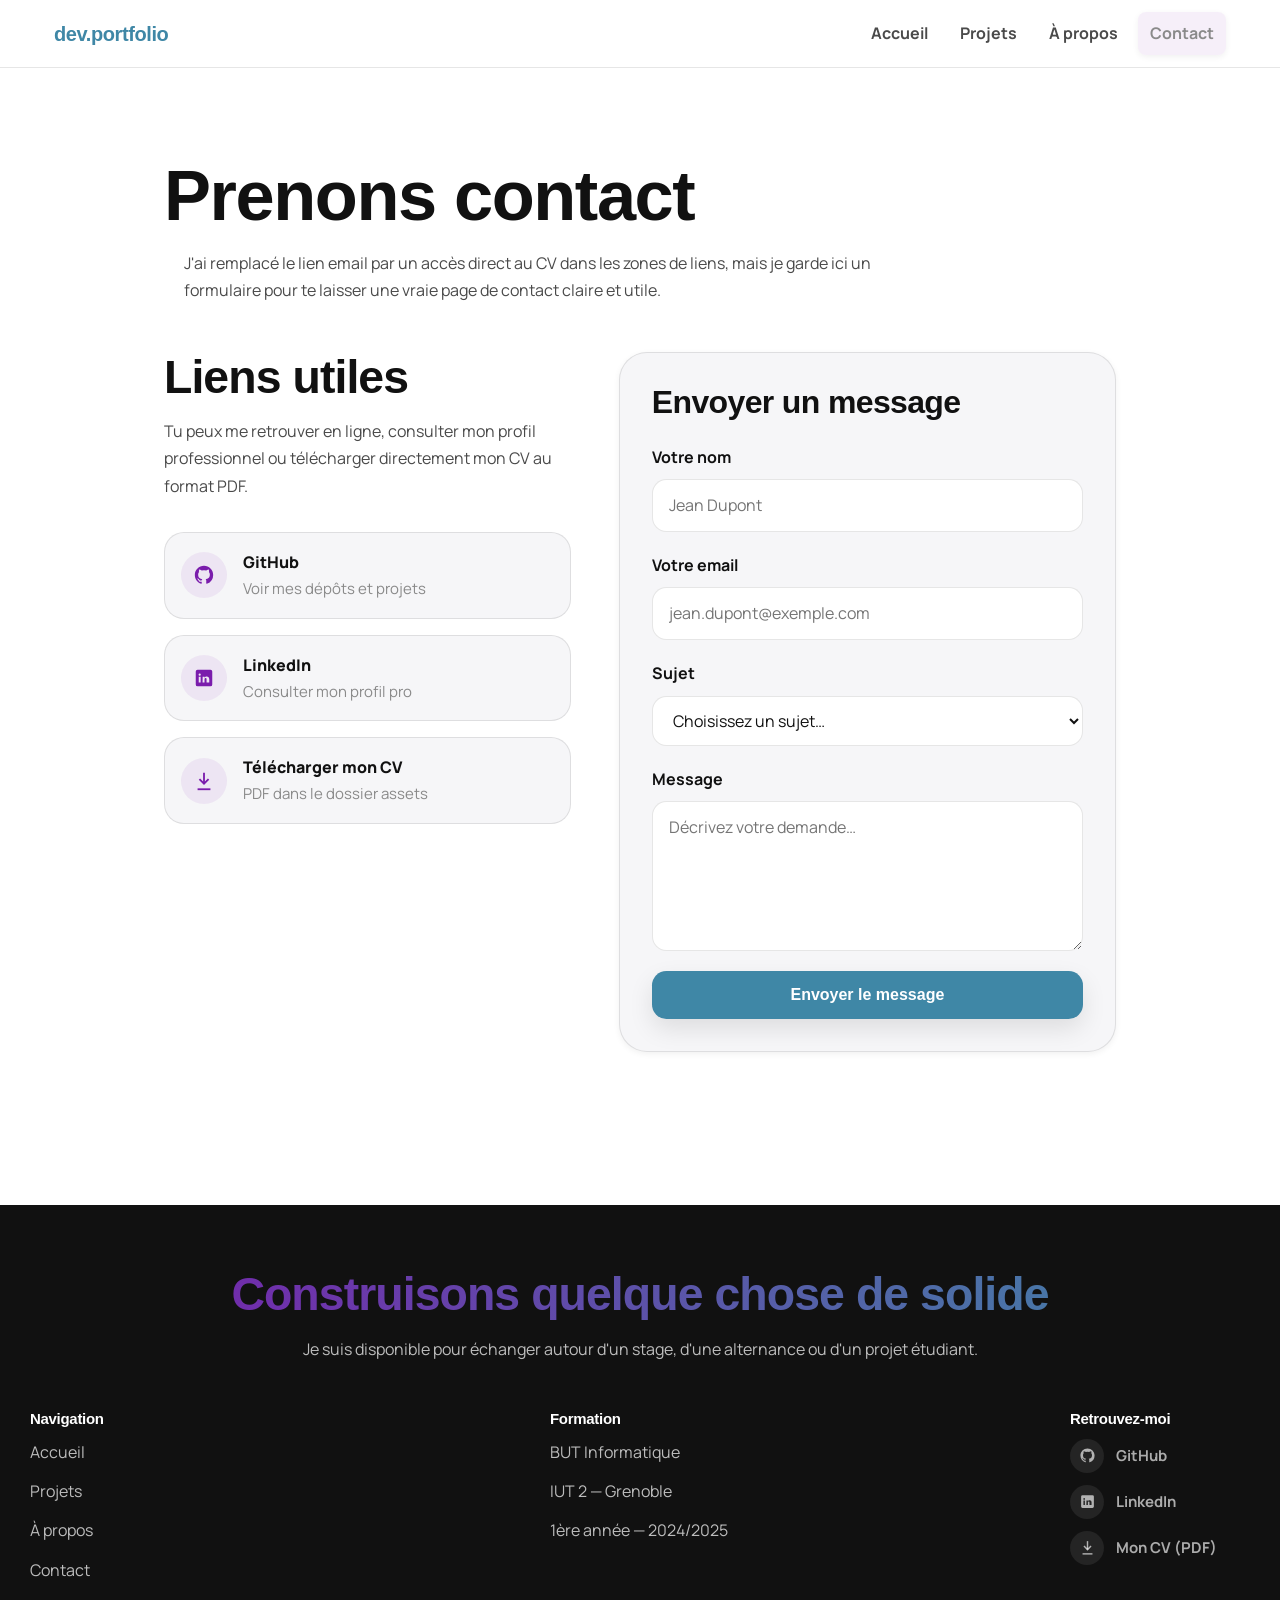
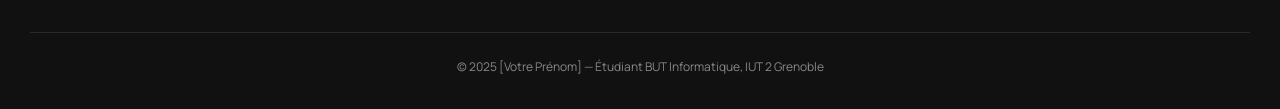
<file: contact.html>
<!DOCTYPE html>
<html lang="fr">
<head>
  <meta charset="UTF-8" />
  <meta name="viewport" content="width=device-width, initial-scale=1.0" />
  <meta name="description" content="Me contacter — étudiant BUT Informatique à l'IUT 2 de Grenoble, disponible pour un stage ou une alternance." />
  <title>Contact — Portfolio BUT Info</title>

  <link rel="preconnect" href="https://fonts.googleapis.com" />
  <link rel="preconnect" href="https://fonts.gstatic.com" crossorigin />
  <link href="https://fonts.googleapis.com/css2?family=Manrope:wght@400;500;700;800&display=swap" rel="stylesheet" />
  <link href="https://api.fontshare.com/v2/css?f[]=clash-display@400,500,600,700&display=swap" rel="stylesheet" />

  <link rel="stylesheet" href="styles.css" />
</head>
<body>
  <header class="header">
    <div class="header__inner">
      <a href="index.html" class="header__logo">dev.portfolio</a>
      <nav class="header__nav" aria-label="Navigation principale">
        <a href="index.html">Accueil</a>
        <a href="projets.html">Projets</a>
        <a href="aPropos.html">À propos</a>
        <a href="contact.html" class="header__cta active" aria-current="page">Contact</a>
      </nav>
    </div>
  </header>

  <main>
    <section class="contact-page">
      <div class="container">
        <div class="section-header" style="max-width: 760px;">
          <h1>Prenons contact</h1>
          <p>J'ai remplacé le lien email par un accès direct au CV dans les zones de liens, mais je garde ici un formulaire pour te laisser une vraie page de contact claire et utile.</p>
        </div>

        <div class="contact-layout">
          <aside class="contact-info">
            <h2>Liens utiles</h2>
            <p>Tu peux me retrouver en ligne, consulter mon profil professionnel ou télécharger directement mon CV au format PDF.</p>

            <div class="contact-links">
              <a href="https://github.com/" target="_blank" rel="noopener noreferrer" class="contact-link">
                <span class="contact-link__icon" aria-hidden="true">
                  <svg viewBox="0 0 24 24" fill="currentColor"><path d="M12 2C6.477 2 2 6.484 2 12.017c0 4.426 2.865 8.18 6.839 9.504.5.092.682-.217.682-.483 0-.237-.008-.866-.013-1.7-2.782.605-3.369-1.343-3.369-1.343-.455-1.158-1.11-1.466-1.11-1.466-.908-.62.069-.608.069-.608 1.003.07 1.531 1.032 1.531 1.032.892 1.53 2.341 1.088 2.91.832.091-.647.35-1.088.636-1.338-2.22-.253-4.555-1.113-4.555-4.951 0-1.093.39-1.988 1.029-2.688-.103-.253-.446-1.272.098-2.65 0 0 .84-.27 2.75 1.026A9.564 9.564 0 0 1 12 6.844a9.59 9.59 0 0 1 2.504.337c1.909-1.296 2.747-1.026 2.747-1.026.546 1.378.203 2.397.1 2.65.64.7 1.028 1.595 1.028 2.688 0 3.848-2.339 4.695-4.566 4.943.359.309.678.92.678 1.855 0 1.338-.012 2.419-.012 2.747 0 .268.18.579.688.481A10.019 10.019 0 0 0 22 12.017C22 6.484 17.523 2 12 2Z"></path></svg>
                </span>
                <div>
                  <div class="contact-link__label">GitHub</div>
                  <div style="font-size: var(--text-sm); color: var(--color-text-faint);">Voir mes dépôts et projets</div>
                </div>
              </a>

              <a href="https://linkedin.com/" target="_blank" rel="noopener noreferrer" class="contact-link">
                <span class="contact-link__icon" aria-hidden="true">
                  <svg viewBox="0 0 24 24" fill="currentColor"><path d="M19 3A2 2 0 0 1 21 5V19A2 2 0 0 1 19 21H5A2 2 0 0 1 3 19V5A2 2 0 0 1 5 3H19M8.34 17V10.5H6.26V17H8.34M7.3 9.56A1.2 1.2 0 1 0 7.3 7.16A1.2 1.2 0 0 0 7.3 9.56M17.74 17V13.42C17.74 11.5 16.71 10.3 14.96 10.3C13.55 10.3 12.92 11.08 12.57 11.63V10.5H10.5C10.53 11.25 10.5 17 10.5 17H12.57V13.37C12.57 13.18 12.58 12.99 12.64 12.85C12.79 12.47 13.14 12.07 13.72 12.07C14.48 12.07 14.79 12.64 14.79 13.48V17H17.74Z"></path></svg>
                </span>
                <div>
                  <div class="contact-link__label">LinkedIn</div>
                  <div style="font-size: var(--text-sm); color: var(--color-text-faint);">Consulter mon profil pro</div>
                </div>
              </a>

              <a href="assets/cv.pdf" download class="contact-link">
                <span class="contact-link__icon" aria-hidden="true">
                  <svg viewBox="0 0 24 24" fill="none" stroke="currentColor" stroke-width="2"><path d="M12 3v12"></path><path d="m7 10 5 5 5-5"></path><path d="M5 21h14"></path></svg>
                </span>
                <div>
                  <div class="contact-link__label">Télécharger mon CV</div>
                  <div style="font-size: var(--text-sm); color: var(--color-text-faint);">PDF dans le dossier assets</div>
                </div>
              </a>
            </div>
          </aside>

          <div>
            <form class="contact-form" id="contact-form" novalidate>
              <h3>Envoyer un message</h3>

              <div class="form-group">
                <label for="nom">Votre nom</label>
                <input id="nom" name="nom" type="text" placeholder="Jean Dupont" required />
              </div>

              <div class="form-group">
                <label for="email">Votre email</label>
                <input id="email" name="email" type="email" placeholder="jean.dupont@exemple.com" required />
              </div>

              <div class="form-group">
                <label for="sujet">Sujet</label>
                <select id="sujet" name="sujet" required>
                  <option value="" selected disabled>Choisissez un sujet…</option>
                  <option value="stage">Proposition de stage</option>
                  <option value="alternance">Proposition d'alternance</option>
                  <option value="projet">Collaboration</option>
                  <option value="autre">Autre</option>
                </select>
              </div>

              <div class="form-group">
                <label for="message">Message</label>
                <textarea id="message" name="message" placeholder="Décrivez votre demande…" required></textarea>
              </div>

              <button class="form-submit" type="submit">Envoyer le message</button>
            </form>

            <div class="form-success contact-form" id="form-success" role="status" aria-live="polite">
              <h3>Message envoyé</h3>
              <p>Merci pour votre message. Cette version simule l'envoi pour garder un site statique simple à maintenir.</p>
            </div>
          </div>
        </div>
      </div>
    </section>
  </main>

    <footer class="footer">
    <div class="footer__inner">
      <div class="footer__top">
        <h2 class="text-gradient">Construisons quelque chose de solide</h2>
        <p>Je suis disponible pour échanger autour d'un stage, d'une alternance ou d'un projet étudiant.</p>
      </div>

      <div class="footer__links">
        <div class="footer__col">
          <h3>Navigation</h3>
          <a href="index.html">Accueil</a>
          <a href="projets.html">Projets</a>
          <a href="aPropos.html">À propos</a>
          <a href="contact.html">Contact</a>
        </div>

        <div class="footer__col">
          <h3>Formation</h3>
          <p>BUT Informatique</p>
          <p>IUT 2 — Grenoble</p>
          <p>1ère année — 2024/2025</p>
        </div>

        <div class="footer__col">
          <h3>Retrouvez-moi</h3>
          <div class="footer__socials">
            <a class="footer__social-link" href="https://github.com/" target="_blank" rel="noopener noreferrer" aria-label="GitHub">
              <span class="footer__social-icon" aria-hidden="true">
                <svg viewBox="0 0 24 24" fill="currentColor"><path d="M12 2C6.477 2 2 6.484 2 12.017c0 4.426 2.865 8.18 6.839 9.504.5.092.682-.217.682-.483 0-.237-.008-.866-.013-1.7-2.782.605-3.369-1.343-3.369-1.343-.455-1.158-1.11-1.466-1.11-1.466-.908-.62.069-.608.069-.608 1.003.07 1.531 1.032 1.531 1.032.892 1.53 2.341 1.088 2.91.832.091-.647.35-1.088.636-1.338-2.22-.253-4.555-1.113-4.555-4.951 0-1.093.39-1.988 1.029-2.688-.103-.253-.446-1.272.098-2.65 0 0 .84-.27 2.75 1.026A9.564 9.564 0 0 1 12 6.844a9.59 9.59 0 0 1 2.504.337c1.909-1.296 2.747-1.026 2.747-1.026.546 1.378.203 2.397.1 2.65.64.7 1.028 1.595 1.028 2.688 0 3.848-2.339 4.695-4.566 4.943.359.309.678.92.678 1.855 0 1.338-.012 2.419-.012 2.747 0 .268.18.579.688.481A10.019 10.019 0 0 0 22 12.017C22 6.484 17.523 2 12 2Z"/></svg>
              </span>
              <span class="footer__social-label">GitHub</span>
            </a>
            <a class="footer__social-link" href="https://linkedin.com/" target="_blank" rel="noopener noreferrer" aria-label="LinkedIn">
              <span class="footer__social-icon" aria-hidden="true">
                <svg viewBox="0 0 24 24" fill="currentColor"><path d="M19 3A2 2 0 0 1 21 5V19A2 2 0 0 1 19 21H5A2 2 0 0 1 3 19V5A2 2 0 0 1 5 3H19M8.34 17V10.5H6.26V17H8.34M7.3 9.56A1.2 1.2 0 1 0 7.3 7.16A1.2 1.2 0 0 0 7.3 9.56M17.74 17V13.42C17.74 11.5 16.71 10.3 14.96 10.3C13.55 10.3 12.92 11.08 12.57 11.63V10.5H10.5C10.53 11.25 10.5 17 10.5 17H12.57V13.37C12.57 13.18 12.58 12.99 12.64 12.85C12.79 12.47 13.14 12.07 13.72 12.07C14.48 12.07 14.79 12.64 14.79 13.48V17H17.74Z"/></svg>
              </span>
              <span class="footer__social-label">LinkedIn</span>
            </a>
            <a class="footer__social-link" href="assets/cv.pdf" download aria-label="Télécharger mon CV">
              <span class="footer__social-icon" aria-hidden="true">
                <svg viewBox="0 0 24 24" fill="none" stroke="currentColor" stroke-width="2"><path d="M12 3v12"/><path d="m7 10 5 5 5-5"/><path d="M5 21h14"/></svg>
              </span>
              <span class="footer__social-label">Mon CV (PDF)</span>
            </a>
          </div>
        </div>
      </div>

      <div class="footer__bottom">
        <p>© 2025 [Votre Prénom] — Étudiant BUT Informatique, IUT 2 Grenoble</p>
      </div>
    </div>
  </footer>

  <script>
    const form = document.getElementById('contact-form');
    const success = document.getElementById('form-success');

    form.addEventListener('submit', function (event) {
      event.preventDefault();

      if (!form.checkValidity()) {
        form.reportValidity();
        return;
      }

      form.style.display = 'none';
      success.classList.add('visible');
    });
  </script>
</body>
</html>
</file>
<file: styles.css>
/*
  ============================================================
  PORTFOLIO — ÉTUDIANT BUT INFORMATIQUE
  ============================================================
  Art direction : portfolio développeur, plus visuel, moderne et structuré
  Palette : violet + bleu conservée pour rester cohérent avec le style initial
  Typographie : Clash Display (titres) + Manrope (texte)
  Densité : équilibrée, avec davantage d'espace pour les projets
  ============================================================
*/

:root {
  /* Couleurs */
  --color-primary: #7a1cac;
  --color-primary-hover: #641692;
  --color-secondary: #3f87a6;
  --color-secondary-hover: #2f6d8a;

  --color-text: #111111;
  --color-text-muted: #4a4a4a;
  --color-text-faint: #8a8a8a;

  --color-bg: #ffffff;
  --color-surface: #f6f6f8;
  --color-surface-2: #eeeeF3;
  --color-border: rgba(17, 17, 17, 0.1);
  --color-overlay: rgba(17, 17, 17, 0.55);

  --gradient-primary: linear-gradient(90deg, var(--color-primary), var(--color-secondary));

  /* Typographie */
  --font-display: "Clash Display", "Arial Black", sans-serif;
  --font-body: "Manrope", "Inter", sans-serif;

  --text-xs: 0.75rem;
  --text-sm: 0.9375rem;
  --text-base: 1rem;
  --text-lg: 1.25rem;
  --text-xl: clamp(1.5rem, 1.2rem + 1vw, 2.1rem);
  --text-2xl: clamp(2rem, 1.3rem + 2vw, 3.1rem);
  --text-hero: clamp(2.8rem, 1.2rem + 4vw, 5.8rem);

  /* Espacement */
  --space-1: 0.25rem;
  --space-2: 0.5rem;
  --space-3: 0.75rem;
  --space-4: 1rem;
  --space-5: 1.25rem;
  --space-6: 1.5rem;
  --space-8: 2rem;
  --space-10: 2.5rem;
  --space-12: 3rem;
  --space-16: 4rem;
  --space-20: 5rem;

  /* Rayon */
  --radius-sm: 0.5rem;
  --radius-md: 0.9rem;
  --radius-lg: 1.25rem;
  --radius-xl: 1.75rem;
  --radius-full: 9999px;

  /* Ombres */
  --shadow-sm: 0 2px 6px rgba(0, 0, 0, 0.06);
  --shadow-md: 0 10px 24px rgba(0, 0, 0, 0.10);
  --shadow-lg: 0 22px 48px rgba(0, 0, 0, 0.15);

  --transition: 0.25s cubic-bezier(0.16, 1, 0.3, 1);

  --container-default: 1000px;
  --container-wide: 1220px;
}

*, *::before, *::after {
  box-sizing: border-box;
  margin: 0;
  padding: 0;
}

html {
  scroll-behavior: smooth;
  scroll-padding-top: var(--space-16);
  -webkit-font-smoothing: antialiased;
  -moz-osx-font-smoothing: grayscale;
  text-rendering: optimizeLegibility;
}

body {
  min-height: 100dvh;
  background: var(--color-bg);
  color: var(--color-text);
  font-family: var(--font-body);
  font-size: var(--text-base);
  line-height: 1.7;
}

img, svg {
  display: block;
  max-width: 100%;
}

a {
  color: inherit;
  text-decoration: none;
}

button {
  border: none;
  background: none;
  font: inherit;
  cursor: pointer;
}

ul, ol {
  list-style: none;
}

h1, h2, h3, h4 {
  font-family: var(--font-display);
  font-weight: 700;
  line-height: 1.08;
  letter-spacing: -0.02em;
  text-wrap: balance;
}

h1 { font-size: var(--text-hero); }
h2 { font-size: var(--text-2xl); }
h3 { font-size: var(--text-xl); }
h4 { font-size: var(--text-lg); }

p {
  max-width: 72ch;
  text-wrap: pretty;
}

:focus-visible {
  outline: 2px solid var(--color-primary);
  outline-offset: 3px;
  border-radius: var(--radius-sm);
}

::selection {
  background: rgba(122, 28, 172, 0.16);
  color: var(--color-text);
}

@media (prefers-reduced-motion: reduce) {
  *, *::before, *::after {
    animation-duration: 0.01ms !important;
    transition-duration: 0.01ms !important;
    scroll-behavior: auto !important;
  }
}

/* ============================================================
   UTILITAIRES
   ============================================================ */
.container,
.container--wide {
  margin-inline: auto;
  padding-inline: var(--space-6);
}

.container {
  max-width: var(--container-default);
}

.container--wide {
  max-width: var(--container-wide);
}

.text-gradient {
  background: var(--gradient-primary);
  background-clip: text;
  -webkit-background-clip: text;
  -webkit-text-fill-color: transparent;
}

.tag {
  display: inline-flex;
  align-items: center;
  padding: var(--space-2) var(--space-3);
  border-radius: var(--radius-full);
  background: rgba(122, 28, 172, 0.08);
  color: var(--color-primary);
  font-size: var(--text-sm);
  font-weight: 700;
}

.btn {
  display: inline-flex;
  align-items: center;
  justify-content: center;
  gap: var(--space-2);
  min-height: 46px;
  padding: var(--space-3) var(--space-6);
  border-radius: var(--radius-md);
  font-family: var(--font-display);
  font-size: var(--text-sm);
  font-weight: 700;
  transition: transform var(--transition), box-shadow var(--transition), background var(--transition), color var(--transition), border-color var(--transition);
}

.btn--primary {
  background: var(--color-secondary);
  color: #ffffff;
  box-shadow: var(--shadow-md);
}

.btn--primary:hover {
  background: var(--color-primary);
  transform: translateY(-2px);
  box-shadow: var(--shadow-lg);
}

.btn--outline {
  border: 1px solid var(--color-border);
  background: #ffffff;
  color: var(--color-text);
  box-shadow: var(--shadow-sm);
}

.btn--outline:hover {
  background: var(--color-text);
  color: #ffffff;
  transform: translateY(-2px);
}

.section-header {
  margin-bottom: var(--space-12);
}

.section-header h2,
.section-header h1 {
  margin-bottom: var(--space-4);
}

.section-header p {
  color: var(--color-text-muted);
  margin-inline: auto;
}

/* ============================================================
   HEADER
   ============================================================ */
.header {
  position: sticky;
  top: 0;
  z-index: 100;
  background: rgba(255, 255, 255, 0.88);
  backdrop-filter: blur(14px);
  border-bottom: 1px solid var(--color-border);
}

.header__inner {
  max-width: var(--container-wide);
  margin-inline: auto;
  padding: var(--space-3) var(--space-6);
  display: flex;
  align-items: center;
  justify-content: space-between;
  gap: var(--space-6);
}

.header__logo {
  font-family: var(--font-display);
  font-size: var(--text-lg);
  font-weight: 700;
  letter-spacing: -0.02em;
  color: var(--color-secondary);
}

.header__nav {
  display: flex;
  align-items: center;
  gap: var(--space-2);
  flex-wrap: wrap;
}

.header__nav a {
  padding: var(--space-2) var(--space-3);
  border-radius: var(--radius-sm);
  color: var(--color-text-muted);
  font-weight: 700;
  transition: var(--transition);
}

.header__nav a:hover,
.header__nav a.active {
  color: var(--color-primary);
  background: rgba(122, 28, 172, 0.07);
}

.header__cta {
  background: var(--color-secondary);
  color: #ffffff !important;
  box-shadow: var(--shadow-sm);
}

.header__cta.active{
  color: var(--color-text-faint) !important;
}

.header__cta:hover {
  background: var(--color-primary) !important;
}

/* ============================================================
   HERO
   ============================================================ */
.hero {
  padding: clamp(var(--space-16), 10vw, 7rem) var(--space-6);
  text-align: center;
}

.hero__eyebrow {
  display: inline-block;
  margin-bottom: var(--space-4);
  font-size: var(--text-xs);
  font-weight: 800;
  letter-spacing: 0.16em;
  text-transform: uppercase;
  color: var(--color-text-faint);
}

.hero__title {
  margin-bottom: var(--space-4);
}

.hero__subtitle {
  margin-inline: auto;
  margin-bottom: var(--space-5);
  font-size: var(--text-lg);
  color: var(--color-text-muted);
}

.hero__desc {
  margin-inline: auto;
  margin-bottom: var(--space-10);
  color: var(--color-text-muted);
}

.hero__actions {
  display: flex;
  justify-content: center;
  gap: var(--space-4);
  flex-wrap: wrap;
}

/* ============================================================
   SKILLS / A PROPOS / GENERIC CARDS / TAGS
   ============================================================ */
.competences,
.projets-vedette,
.apropos-page,
.contact-page,
.projets-page {
  padding: clamp(var(--space-12), 7vw, 6rem) var(--space-6);
}

.competences {
  background: var(--color-surface);
}

.skills-grid {
  display: grid;
  grid-template-columns: repeat(auto-fit, minmax(250px, 1fr));
  gap: var(--space-6);
}

.skill-card {
  background: #ffffff;
  padding: var(--space-6);
  border: 1px solid var(--color-border);
  border-radius: var(--radius-lg);
  box-shadow: var(--shadow-sm);
  transition: var(--transition);
}

.skill-card:hover {
  transform: translateY(-4px);
  box-shadow: var(--shadow-md);
}

.skill-card__title {
  margin-bottom: var(--space-3);
  font-size: var(--text-lg);
}

.card-tags {
  display: flex;
  flex-wrap: wrap;
  gap: var(--space-2);
}

.card-tags .tag:hover {
  transform: scale(1.1);
}

.card-tags img {
  width: var(--space-4);
  height: var(--space-4);
  object-fit: contain;
  margin-right: var(--space-2);
}

/* ============================================================
   PROJETS
   ============================================================ */
.projects-grid {
  display: grid;
  grid-template-columns: repeat(auto-fit, minmax(320px, 1fr));
  gap: var(--space-8);
}

.project-card {
  display: flex;
  flex-direction: column;
  background: #ffffff;
  border: 1px solid var(--color-border);
  border-radius: var(--radius-xl);
  overflow: hidden;
  box-shadow: var(--shadow-md);
  transition: transform var(--transition), box-shadow var(--transition);
}

.project-card:hover {
  transform: translateY(-6px);
  box-shadow: var(--shadow-lg);
}

.project-card__media {
  position: relative;
  overflow: hidden;
}

.project-card__img {
  width: 100%;
  height: 240px;
  object-fit: cover;
  transition: transform 0.45s ease;
}

.project-card:hover .project-card__img {
  transform: scale(1.05);
}

.project-card__body {
  display: flex;
  flex: 1;
  flex-direction: column;
  gap: var(--space-4);
  padding: var(--space-6);
}

.project-card__meta {
  display: flex;
  align-items: center;
  justify-content: space-between;
  gap: var(--space-3);
  flex-wrap: wrap;
}

.project-card__title {
  font-size: var(--text-xl);
}

.project-card__desc {
  color: var(--color-text-muted);
}

.project-card__highlights {
  display: grid;
  gap: var(--space-2);
  color: var(--color-text-muted);
  font-size: var(--text-sm);
}

.project-card__highlights li::before {
  content: "• ";
  color: var(--color-primary);
  font-weight: 700;
}

.project-card__actions {
  display: flex;
  gap: var(--space-3);
  flex-wrap: wrap;
  margin-top: auto;
}

.project-card__button {
  min-height: 44px;
}

/* ============================================================
   MODAL PROJET
   ============================================================ */
.project-modal {
  position: fixed;
  inset: 0;
  display: none;
  align-items: center;
  justify-content: center;
  padding: var(--space-6);
  background: var(--color-overlay);
  z-index: 200;
}

.project-modal.is-visible {
  display: flex;
}

.project-modal__dialog {
  width: min(1100px, 100%);
  max-height: 92vh;
  overflow: auto;
  background: #ffffff;
  border-radius: var(--radius-xl);
  box-shadow: var(--shadow-lg);
  position: relative;
}

.project-modal__close {
  position: absolute;
  top: var(--space-4);
  right: var(--space-4);
  width: 44px;
  height: 44px;
  border-radius: 50%;
  background: rgba(17, 17, 17, 0.06);
  display: inline-flex;
  align-items: center;
  justify-content: center;
  z-index: 2;
}

.project-modal__close:hover {
  background: rgba(17, 17, 17, 0.12);
}

.project-modal__content {
  display: grid;
  grid-template-columns: 1.1fr 0.9fr;
  gap: var(--space-8);
  padding: var(--space-8);
}

.project-modal__gallery {
  display: grid;
  gap: var(--space-4);
}

.project-modal__gallery-main img,
.project-modal__gallery-grid img {
  width: 100%;
  object-fit: cover;
  border-radius: var(--radius-lg);
}

.project-modal__gallery-main img {
  height: 320px;
}

.project-modal__gallery-grid {
  display: grid;
  grid-template-columns: repeat(2, 1fr);
  gap: var(--space-4);
}

.project-modal__gallery-grid img {
  height: 140px;
}

.project-modal__panel {
  display: flex;
  flex-direction: column;
  gap: var(--space-5);
}

.project-modal__kicker {
  font-size: var(--text-xs);
  font-weight: 800;
  text-transform: uppercase;
  letter-spacing: 0.12em;
  color: var(--color-primary);
}

.project-modal__title {
  font-size: clamp(2rem, 1.2rem + 1.4vw, 2.8rem);
}

.project-modal__text,
.project-modal__list {
  color: var(--color-text-muted);
}

.project-modal__list {
  display: grid;
  gap: var(--space-2);
}

.project-modal__list li::before {
  content: "— ";
  color: var(--color-primary);
  font-weight: 700;
}

.project-modal__links {
  display: flex;
  flex-wrap: wrap;
  gap: var(--space-3);
}

/* ============================================================
   PAGE A PROPOS
   ============================================================ */
.apropos-intro {
  display: grid;
  grid-template-columns: 1fr 1fr;
  align-items: center;
  gap: var(--space-12);
  margin-bottom: var(--space-16);
}

.apropos-intro__text p {
  margin-bottom: var(--space-4);
  color: var(--color-text-muted);
}

.apropos-intro__img {
  overflow: hidden;
  border-radius: var(--radius-xl);
  box-shadow: var(--shadow-lg);
}

.apropos-intro__img img {
  width: 100%;
  height: 100%;
  min-height: 420px;
  object-fit: cover;
}

.timeline-section {
  margin-bottom: var(--space-16);
}

.timeline-section__title {
  margin-bottom: var(--space-8);
  padding-bottom: var(--space-4);
  border-bottom: 1px solid var(--color-border);
}

.timeline {
  display: grid;
  gap: var(--space-6);
}

.timeline-card {
  display: flex;
  gap: var(--space-6);
  padding: var(--space-6);
  background: #ffffff;
  border: 1px solid var(--color-border);
  border-radius: var(--radius-lg);
  box-shadow: var(--shadow-sm);
  transition: transform var(--transition), box-shadow var(--transition), border-color var(--transition);
}

.timeline-card:hover {
  transform: translateY(-5px);
  box-shadow: var(--shadow-md);
  border-color: rgba(122, 28, 172, 0.3);
}

.timeline-card__date {
  min-width: 170px;
  font-family: var(--font-display);
  color: var(--color-primary);
}

.timeline-card__content {
  flex: 1;
}

.timeline-card__place {
  display: inline-block;
  margin: var(--space-2) 0 var(--space-3);
  color: var(--color-secondary);
  font-weight: 700;
}

.timeline-card__content p {
  margin-bottom: var(--space-4);
  color: var(--color-text-muted);
}

.timeline-card__tags {
  display: flex;
  flex-wrap: wrap;
  gap: var(--space-2);
}

/* ============================================================
   PAGE CONTACT
   ============================================================ */
.contact-layout {
  display: grid;
  grid-template-columns: 0.9fr 1.1fr;
  gap: var(--space-12);
  align-items: start;
}

.contact-info h2 {
  margin-bottom: var(--space-4);
}

.contact-info p {
  margin-bottom: var(--space-8);
  color: var(--color-text-muted);
}

.contact-links {
  display: grid;
  gap: var(--space-4);
}

.contact-link {
  display: flex;
  align-items: center;
  gap: var(--space-4);
  padding: var(--space-4);
  background: var(--color-surface);
  border: 1px solid var(--color-border);
  border-radius: var(--radius-lg);
  transition: var(--transition);
}

.contact-link:hover {
  transform: translateX(4px);
  border-color: rgba(122, 28, 172, 0.3);
  background: rgba(122, 28, 172, 0.04);
}

.contact-link__icon {
  width: 46px;
  height: 46px;
  border-radius: 50%;
  display: inline-flex;
  align-items: center;
  justify-content: center;
  background: rgba(122, 28, 172, 0.08);
  color: var(--color-primary);
  flex-shrink: 0;
}

.contact-link__icon svg {
  width: 22px;
  height: 22px;
}

.contact-link__label {
  font-weight: 800;
}

.contact-form {
  background: var(--color-surface);
  padding: var(--space-8);
  border-radius: var(--radius-xl);
  border: 1px solid var(--color-border);
  box-shadow: var(--shadow-sm);
}

.contact-form h3 {
  margin-bottom: var(--space-6);
}

.form-group {
  display: flex;
  flex-direction: column;
  gap: var(--space-2);
  margin-bottom: var(--space-5);
}

.form-group label {
  font-weight: 700;
}

.form-group input,
.form-group textarea,
.form-group select {
  width: 100%;
  padding: var(--space-3) var(--space-4);
  border: 1px solid var(--color-border);
  border-radius: var(--radius-md);
  background: #ffffff;
  color: var(--color-text);
  font: inherit;
}

.form-group textarea {
  min-height: 150px;
  resize: vertical;
}

.form-submit {
  width: 100%;
  min-height: 48px;
  border-radius: var(--radius-md);
  background: var(--color-secondary);
  color: #ffffff;
  font-family: var(--font-display);
  font-weight: 700;
  box-shadow: var(--shadow-md);
  transition: var(--transition);
}

.form-submit:hover {
  background: var(--color-primary);
  transform: translateY(-2px);
}

.form-success {
  display: none;
  text-align: center;
}

.form-success.visible {
  display: block;
}

/* ============================================================
   FOOTER
   ============================================================ */
.footer {
  margin-top: var(--space-16);
  padding: var(--space-16) var(--space-6) var(--space-8);
  background: var(--color-text);
  color: #ffffff;
}

.footer__inner {
  max-width: var(--container-wide);
  margin-inline: auto;
}

.footer__top {
  text-align: center;
  margin-bottom: var(--space-12);
}

.footer__top h2 {
  margin-bottom: var(--space-4);
}

.footer__top p {
  margin-inline: auto;
  color: rgba(255, 255, 255, 0.72);
}

.footer__links {
  display: flex;
  flex-wrap: wrap;
  justify-content: space-between;
  gap: var(--space-8);
  margin-bottom: var(--space-12);
}

.footer__col {
  display: flex;
  flex-direction: column;
  gap: var(--space-3);
  min-width: 180px;
}

.footer__col h3 {
  font-size: var(--text-sm);
}

.footer__col a,
.footer__col p {
  color: rgba(255, 255, 255, 0.72);
}

.footer__col a:hover {
  color: #ffffff;
}

.footer__socials {
  display: flex;
  flex-direction: column;
  gap: var(--space-3);
}

.footer__social-link {
  display: inline-flex;
  align-items: center;
  gap: var(--space-3);
  color: rgba(255, 255, 255, 0.65) !important;
  transition: color var(--transition), transform var(--transition);
  font-size: var(--text-sm);
}

.footer__social-link:hover {
  color: #ffffff !important;
  transform: translateX(4px);
}

.footer__social-icon {
  width: 34px;
  height: 34px;
  border-radius: 50%;
  display: inline-flex;
  align-items: center;
  justify-content: center;
  background: rgba(255, 255, 255, 0.08);
  flex-shrink: 0;
  transition: background var(--transition);
}

.footer__social-link:hover .footer__social-icon {
  background: rgba(255, 255, 255, 0.18);
}

.footer__social-icon svg {
  width: 17px;
  height: 17px;
}

.footer__social-label {
  font-weight: 700;
}

.footer__bottom {
  padding-top: var(--space-6);
  border-top: 1px solid rgba(255, 255, 255, 0.1);
  text-align: center;
  color: rgba(255, 255, 255, 0.5);
  font-size: var(--text-xs);
}

.footer__bottom p {
  margin-inline: auto;
}

/* ============================================================
   RESPONSIVE
   ============================================================ */
@media (max-width: 900px) {
  .apropos-intro,
  .contact-layout,
  .project-modal__content {
    grid-template-columns: 1fr;
  }

  .timeline-card {
    flex-direction: column;
  }

  .timeline-card__date {
    min-width: auto;
  }
}

@media (max-width: 700px) {
  .header__inner {
    flex-direction: column;
    align-items: flex-start;
  }

  .hero__actions,
  .project-card__actions,
  .project-modal__links {
    flex-direction: column;
    align-items: stretch;
  }

  .project-modal {
    padding: var(--space-3);
  }

  .project-modal__content {
    padding: var(--space-6);
  }

  .project-modal__gallery-main img {
    height: 240px;
  }

  .project-modal__gallery-grid {
    grid-template-columns: 1fr;
  }
}
</file>
